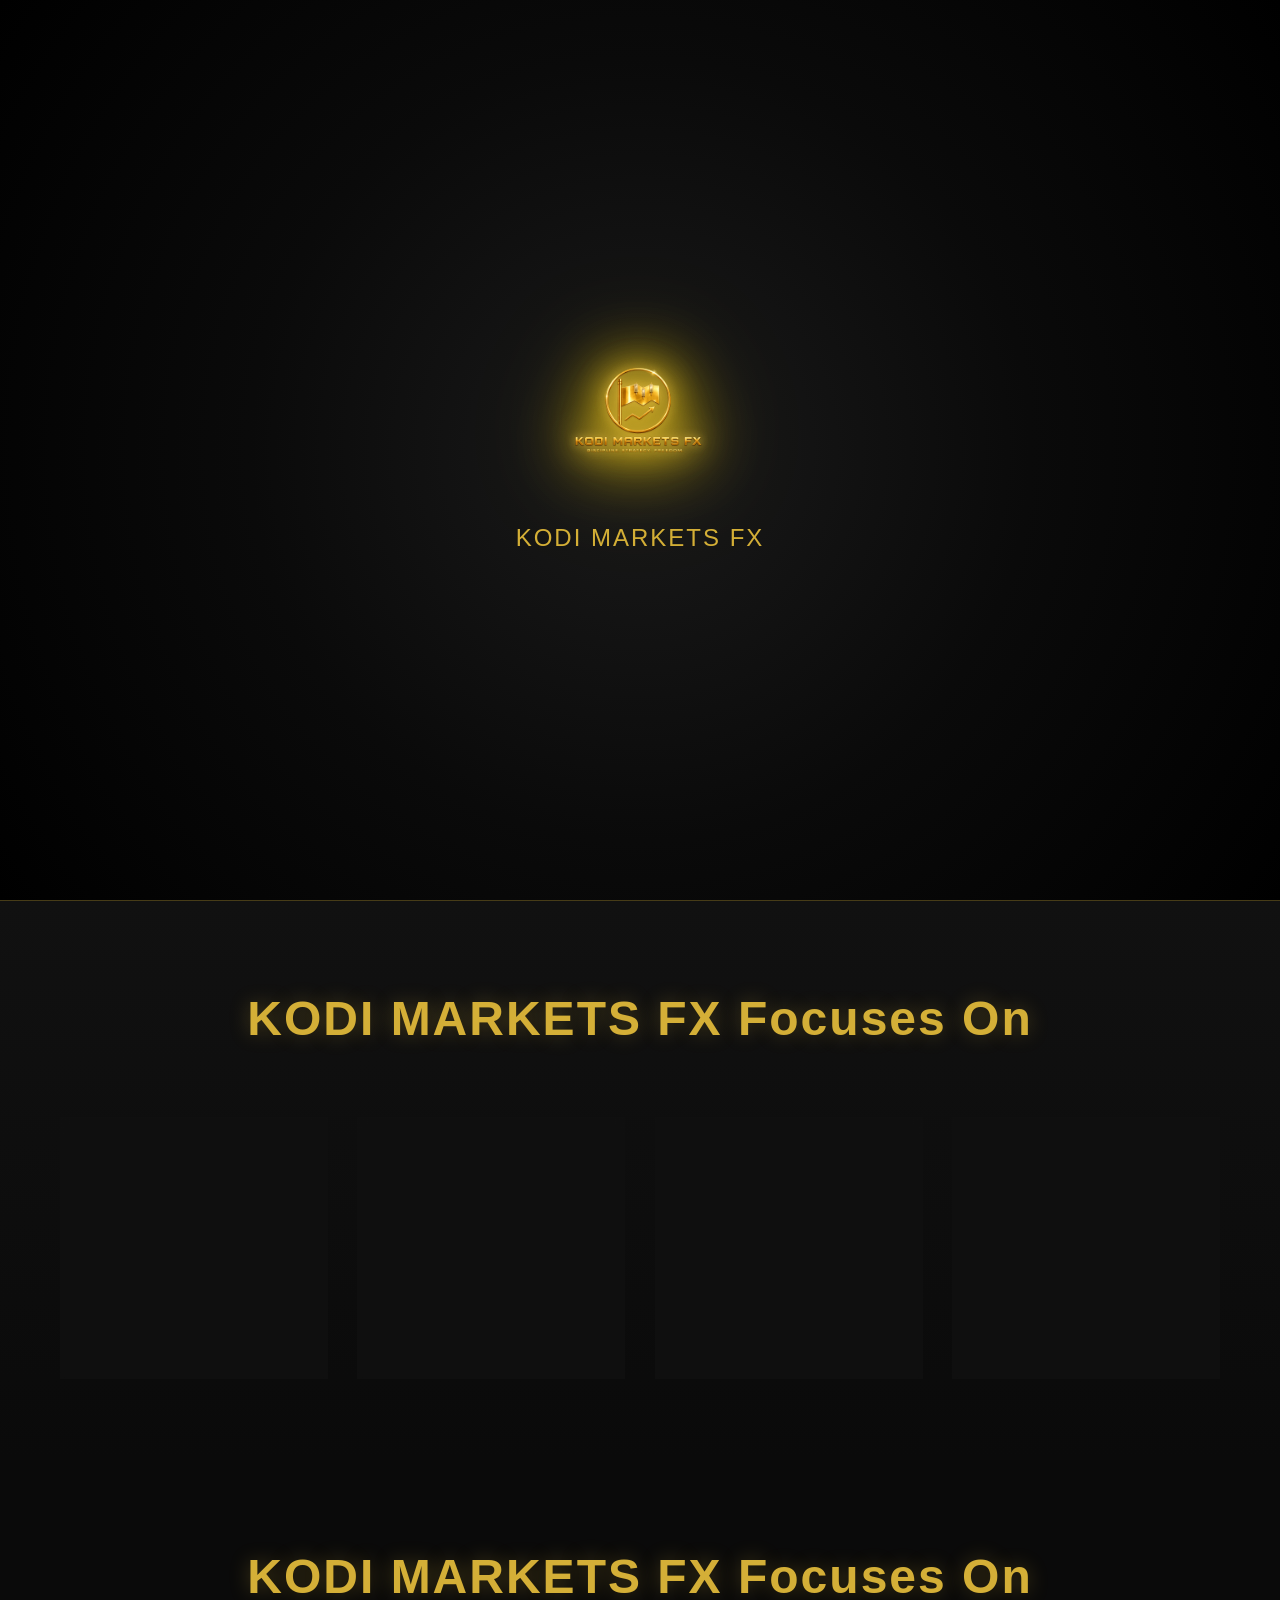
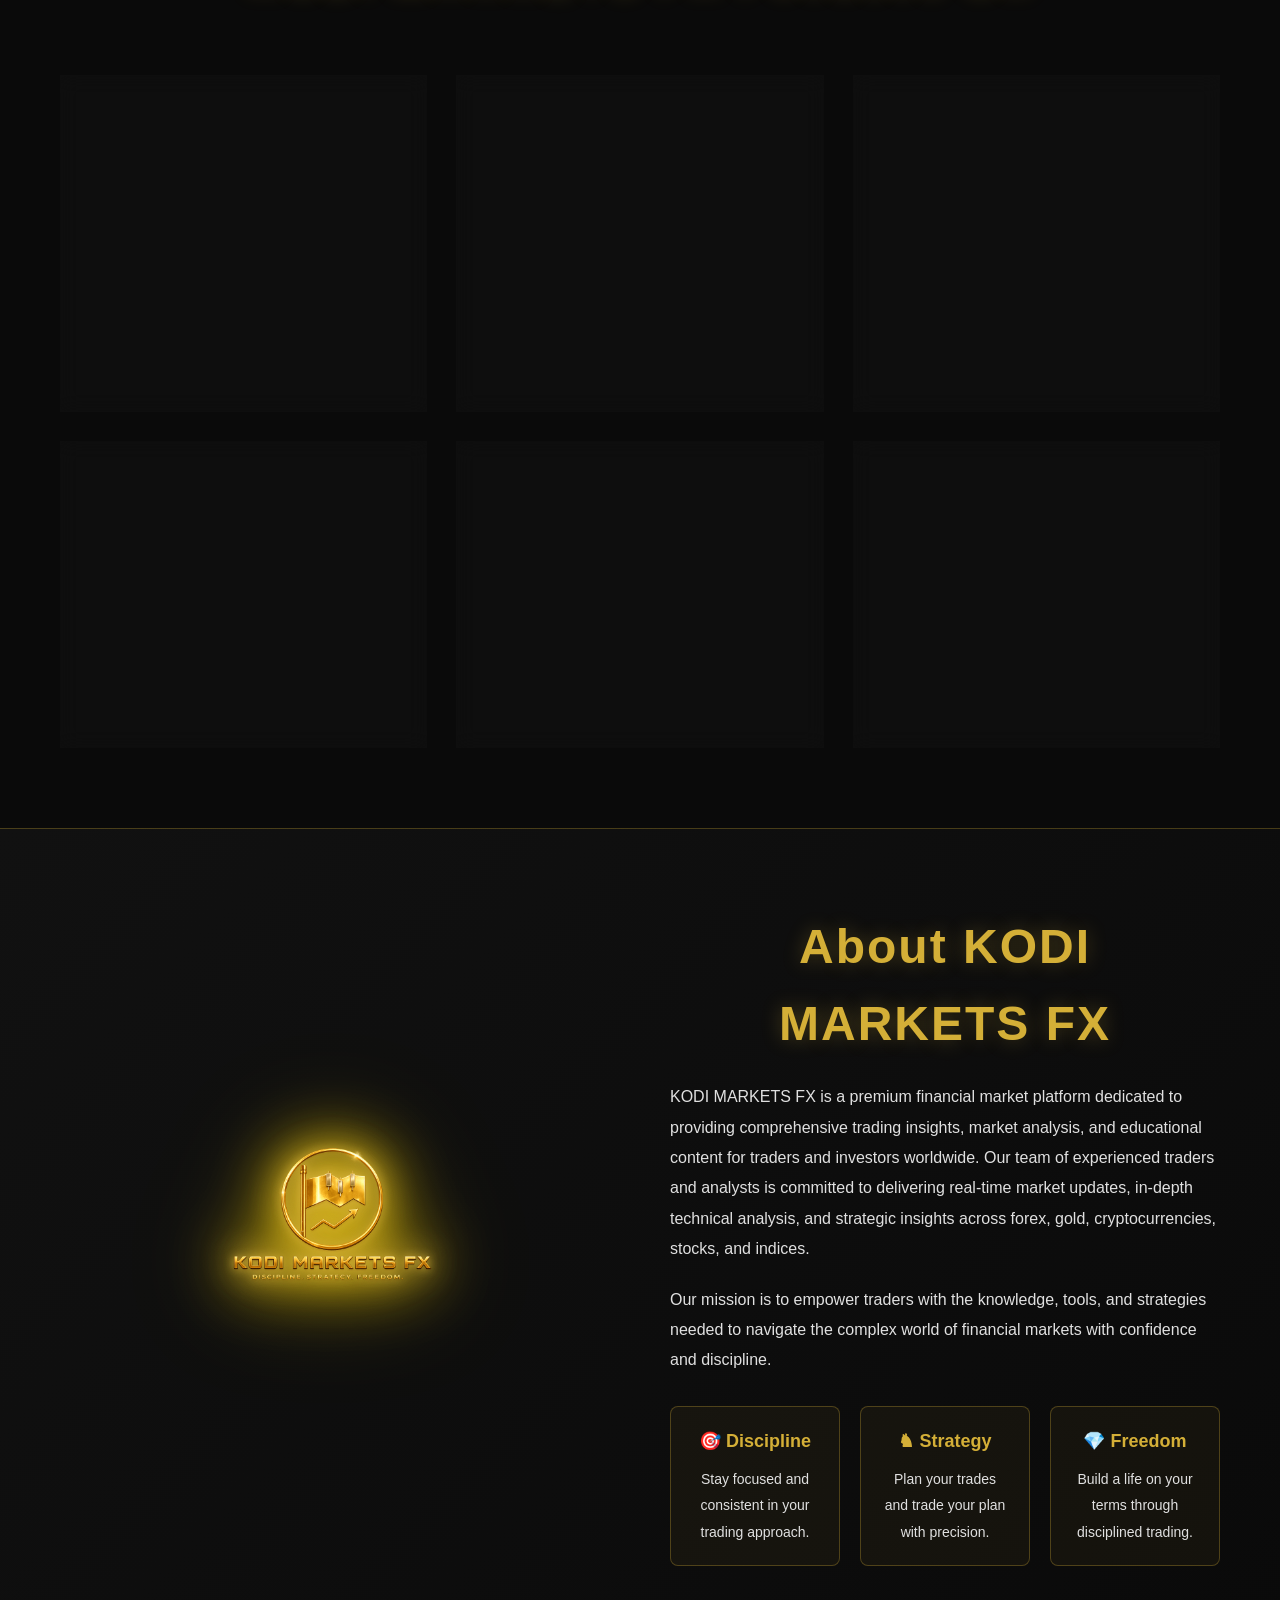
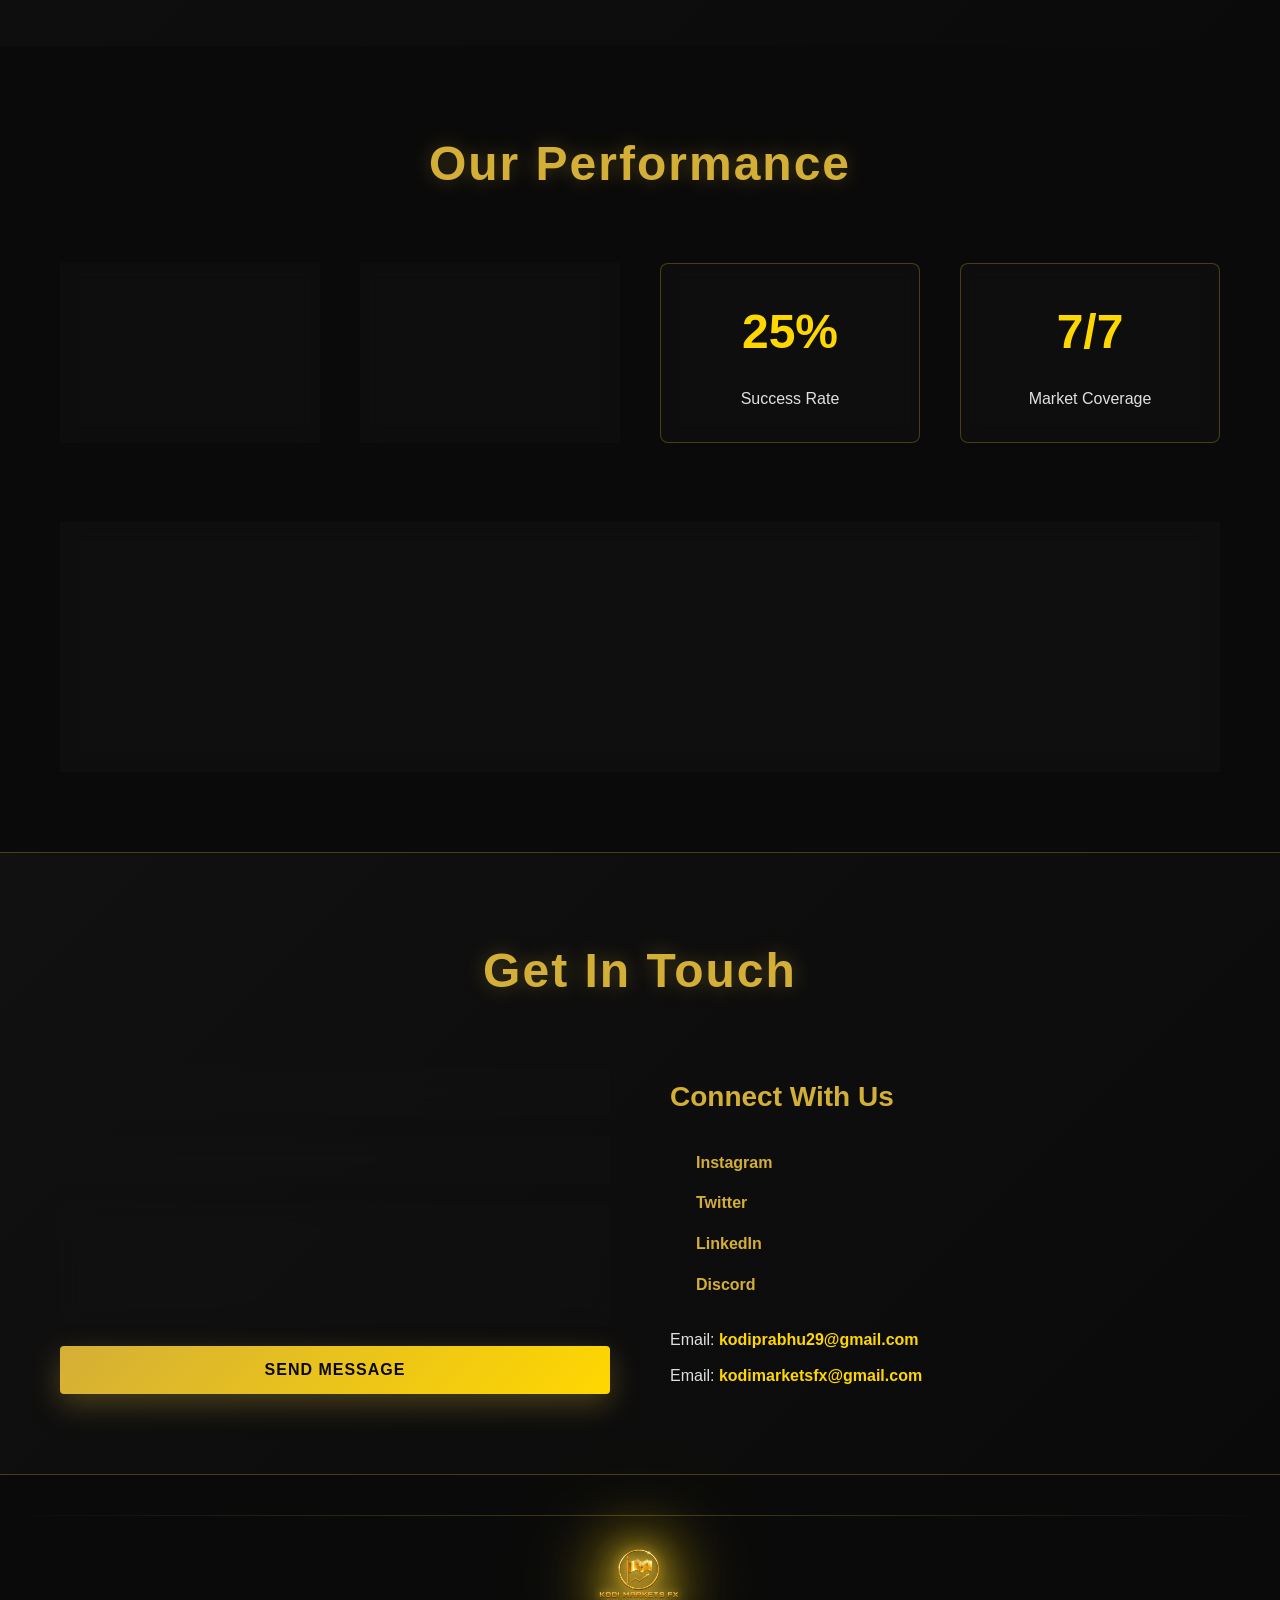
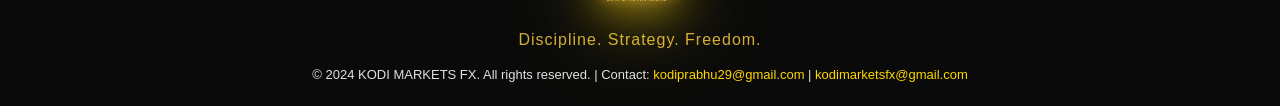
<file: index.html>
<!DOCTYPE html>
<html lang="en">
<head>
    <meta name="google-site-verification" content="lP_V3sW5JYacUWAnmGfVhUa7wuM-4ndo0b67UlaW9Do" />
    <meta charset="UTF-8">
    <meta name="viewport" content="width=device-width, initial-scale=1.0">
    <title>KODI MARKETS FX | Discipline. Strategy. Freedom.</title>
    <meta name="description" content="Premium financial markets content, trading insights, forex analysis, gold market updates, and economic news from KODI MARKETS FX.">
    <meta name="theme-color" content="#D4AF37">
    
    <!-- Favicon with cache busting -->
  <link rel="icon" type="image/jpeg" href="./Real logo.jpeg">
    <link rel="apple-touch-icon" href="./transparent file.png?v=2">
    
    <!-- Open Graph Tags -->
    <meta property="og:title" content="KODI MARKETS FX | Discipline. Strategy. Freedom.">
    <meta property="og:description" content="Premium financial markets content, trading insights, forex analysis, gold market updates, and economic news.">
    <meta property="og:type" content="website">
    <meta property="og:url" content="https://kodiprabhu29-pixel.github.io/kodimarketsfx/">
    <meta property="og:image" content="https://raw.githubusercontent.com/kodiprabhu29-pixel/kodimarketsfx/main/assets/transparent file.png?v=2">
    
    <!-- Structured Data -->
    <script type="application/ld+json">
    {
        "@context": "https://schema.org",
        "@type": "Organization",
        "name": "KODI MARKETS FX",
        "url": "https://kodiprabhu29-pixel.github.io/kodimarketsfx/",
        "logo": "https://raw.githubusercontent.com/kodiprabhu29-pixel/kodimarketsfx/main/assets/transparent file.png?v=2",
        "description": "Premium financial markets content and trading insights",
        "sameAs": ["https://instagram.com/kodi_markets_fx"],
        "contact": {
            "@type": "ContactPoint",
            "contactType": "Customer Support",
            "email": "kodiprabhu29@gmail.com"
        }
    }
    </script>
    
    <!-- Cache Control Meta Tags -->
    <meta http-equiv="Cache-Control" content="no-cache, no-store, must-revalidate">
    <meta http-equiv="Pragma" content="no-cache">
    <meta http-equiv="Expires" content="0">
    
    <link rel="stylesheet" href="styles.css">
</head>
<body>
    <!-- Loading Screen -->
    <div class="loading-screen">
        <div class="logo-container loading-logo-container">
           <img src="./transparent file.png" alt="KODI MARKETS FX Logo" class="logo loading-logo">
        </div>
        <p class="loading-text">KODI MARKETS FX</p>
    </div>

    <!-- Scroll Progress Indicator -->
    <div class="scroll-progress"></div>

    <!-- Navigation -->
    <nav class="navbar">
        <div class="navbar-container">
            <div class="nav-logo-wrapper">
                <div class="logo-container nav-logo-container">
                  <img src="./transparent file.png" alt="KODI MARKETS FX Logo" class="logo nav-logo-img">
                </div>
                <span class="nav-text">KODI MARKETS FX</span>
            </div>
            <ul class="nav-menu">
                <li><a href="#hero" class="nav-link">Home</a></li>
                <li><a href="#market-overview" class="nav-link">Markets</a></li>
                <li><a href="#trading-insights" class="nav-link">Insights</a></li>
                <li><a href="#about" class="nav-link">About</a></li>
                <li><a href="#performance" class="nav-link">Performance</a></li>
                <li><a href="#contact" class="nav-link">Contact</a></li>
            </ul>
            <div class="hamburger">
                <span></span>
                <span></span>
                <span></span>
            </div>
        </div>
    </nav>

    <!-- Hero Section -->
    <section id="hero" class="hero">
        <div class="hero-background">
            <canvas id="particleCanvas"></canvas>
            <div class="animated-chart">
                <svg viewBox="0 0 400 300" class="chart-svg">
                    <defs>
                        <linearGradient id="chartGradient" x1="0%" y1="0%" x2="0%" y2="100%">
                            <stop offset="0%" style="stop-color:#FFD700;stop-opacity:0.8" />
                            <stop offset="100%" style="stop-color:#D4AF37;stop-opacity:0.2" />
                        </linearGradient>
                    </defs>
                    <polyline points="10,250 50,200 90,180 130,150 170,100 210,120 250,80 290,60 330,90 370,50" 
                              fill="url(#chartGradient)" stroke="#FFD700" stroke-width="2" stroke-linecap="round"/>
                </svg>
            </div>
        </div>
        <div class="hero-content">
            <div class="logo-container hero-logo-container">
                <img src="./transparent file.png?v=2" alt="KODI MARKETS FX Official Logo" class="logo hero-logo">
            </div>
            <h1 class="hero-title">KODI MARKETS FX</h1>
            <p class="hero-subtitle">Discipline. Strategy. Freedom.</p>
            <p class="hero-tagline">Professional Trading Platform</p>
            <div class="hero-buttons">
                <button class="btn btn-primary" onclick="document.getElementById('market-overview').scrollIntoView({behavior: 'smooth'})">Market Insights</button>
                <button class="btn btn-secondary" onclick="document.getElementById('trading-insights').scrollIntoView({behavior: 'smooth'})">Learn Trading</button>
            </div>
        </div>
    </section>

    <!-- Market Overview Section -->
    <section id="market-overview" class="market-overview">
        <div class="container">
            <h2 class="section-title">KODI MARKETS FX Focuses On</h2>
            <div class="market-grid">
                <div class="market-card">
                    <div class="market-header">
                        <h3>Forex</h3>
                    </div>
                    <div class="market-chart">
                        <svg viewBox="0 0 200 100" class="mini-chart">
                            <polyline points="10,60 40,50 70,40 100,45 130,35 160,30 190,25" 
                                      fill="none" stroke="#FFD700" stroke-width="2" stroke-linecap="round"/>
                        </svg>
                    </div>
                    <div class="market-stats">
                        <p class="market-description">Major currency pairs, market trends, and technical analysis.</p>
                    </div>
                </div>

                <div class="market-card">
                    <div class="market-header">
                        <h3>Gold (XAUUSD)</h3>
                    </div>
                    <div class="market-chart">
                        <svg viewBox="0 0 200 100" class="mini-chart">
                            <polyline points="10,80 40,70 70,60 100,50 130,40 160,35 190,30" 
                                      fill="none" stroke="#D4AF37" stroke-width="2" stroke-linecap="round"/>
                        </svg>
                    </div>
                    <div class="market-stats">
                        <p class="market-description">Gold price action and safe-haven market insights.</p>
                    </div>
                </div>

                <div class="market-card">
                    <div class="market-header">
                        <h3>Indices</h3>
                    </div>
                    <div class="market-chart">
                        <svg viewBox="0 0 200 100" class="mini-chart">
                            <polyline points="10,70 40,50 70,65 100,45 130,55 160,35 190,40" 
                                      fill="none" stroke="#FFD700" stroke-width="2" stroke-linecap="round"/>
                        </svg>
                    </div>
                    <div class="market-stats">
                        <p class="market-description">Nifty 50, US30, NASDAQ, S&P 500 and global index analysis.</p>
                    </div>
                </div>

                <div class="market-card">
                    <div class="market-header">
                        <h3>Economic News</h3>
                    </div>
                    <div class="market-chart">
                        <svg viewBox="0 0 200 100" class="mini-chart">
                            <polyline points="10,50 40,45 70,40 100,35 130,30 160,25 190,20" 
                                      fill="none" stroke="#D4AF37" stroke-width="2" stroke-linecap="round"/>
                        </svg>
                    </div>
                    <div class="market-stats">
                        <p class="market-description">High-impact events, central bank decisions, inflation and market-moving news.</p>
                    </div>
                </div>
            </div>
        </div>
    </section>

    <!-- Trading Insights Section -->
    <section id="trading-insights" class="trading-insights">
        <div class="container">
            <h2 class="section-title">KODI MARKETS FX Focuses On</h2>
            <div class="insights-grid">
                <div class="insight-card">
                    <div class="insight-icon">📊</div>
                    <h3>Market Analysis</h3>
                    <p>Deep dive into forex, gold, and crypto market trends with professional-grade analysis.</p>
                </div>

                <div class="insight-card">
                    <div class="insight-icon">💡</div>
                    <h3>Trading Strategies</h3>
                    <p>Proven strategies and techniques from experienced traders for consistent profits.</p>
                </div>

                <div class="insight-card">
                    <div class="insight-icon">🎯</div>
                    <h3>Risk Management</h3>
                    <p>Master the art of protecting your capital and securing your financial future.</p>
                </div>

                <div class="insight-card">
                    <div class="insight-icon">📈</div>
                    <h3>Economic News</h3>
                    <p>Stay updated with the latest economic trends and market-moving news.</p>
                </div>

                <div class="insight-card">
                    <div class="insight-icon">🏆</div>
                    <h3>Trading Psychology</h3>
                    <p>Develop the mental discipline needed to succeed in financial markets.</p>
                </div>

                <div class="insight-card">
                    <div class="insight-icon">🔐</div>
                    <h3>Security & Trust</h3>
                    <p>Learn how to protect your accounts and secure your trading information.</p>
                </div>
            </div>
        </div>
    </section>

    <!-- About Section -->
    <section id="about" class="about">
        <div class="container">
            <div class="about-content">
                <div class="logo-container about-logo-container">
                    <img src="./transparent file.png?v=2" alt="KODI MARKETS FX Logo" class="logo about-logo">
                </div>
                <div class="about-text">
                    <h2 class="section-title">About KODI MARKETS FX</h2>
                    <p>KODI MARKETS FX is a premium financial market platform dedicated to providing comprehensive trading insights, market analysis, and educational content for traders and investors worldwide. Our team of experienced traders and analysts is committed to delivering real-time market updates, in-depth technical analysis, and strategic insights across forex, gold, cryptocurrencies, stocks, and indices.</p>
                    
                    <p>Our mission is to empower traders with the knowledge, tools, and strategies needed to navigate the complex world of financial markets with confidence and discipline.</p>
                    
                    <div class="core-values">
                        <div class="value">
                            <h4>🎯 Discipline</h4>
                            <p>Stay focused and consistent in your trading approach.</p>
                        </div>
                        <div class="value">
                            <h4>♞ Strategy</h4>
                            <p>Plan your trades and trade your plan with precision.</p>
                        </div>
                        <div class="value">
                            <h4>💎 Freedom</h4>
                            <p>Build a life on your terms through disciplined trading.</p>
                        </div>
                    </div>
                </div>
            </div>
        </div>
    </section>

    <!-- Performance Section -->
    <section id="performance" class="performance">
        <div class="container">
            <h2 class="section-title">Our Performance</h2>
            <div class="performance-grid">
                <div class="performance-card">
                    <div class="performance-header">
                        <h3>Forex Markets</h3>
                    </div>
                    <p>Major currency pairs and global FX analysis.</p>
                </div>
                <div class="performance-card">
                    <div class="performance-header">
                        <h3>Gold (XAUUSD)</h3>
                    </div>
                    <p>Gold price action and safe-haven market insights.</p>
                </div>
                <div class="performance-card">
                    <div class="performance-number"><span class="counter" data-target="85">0</span>%</div>
                    <p>Success Rate</p>
                </div>
                <div class="performance-card">
                    <div class="performance-number"><span class="counter" data-target="24">0</span>/7</div>
                    <p>Market Coverage</p>
                </div>
            </div>

            <div class="performance-chart">
                <h3>Trading Performance Tracker</h3>
                <div class="progress-bar">
                    <div class="progress" style="width: 85%;">
                        <span>Profitability: 85%</span>
                    </div>
                </div>
                <div class="progress-bar">
                    <div class="progress" style="width: 92%;">
                        <span>Risk Management: 92%</span>
                    </div>
                </div>
                <div class="progress-bar">
                    <div class="progress" style="width: 78%;">
                        <span>Market Accuracy: 78%</span>
                    </div>
                </div>
            </div>
        </div>
    </section>

    <!-- Contact Section -->
    <section id="contact" class="contact">
        <div class="container">
            <h2 class="section-title">Get In Touch</h2>
            <div class="contact-content">
                <form class="contact-form">
                    <input type="text" placeholder="Your Name" required>
                    <input type="email" placeholder="Your Email" required>
                    <textarea placeholder="Your Message" rows="6" required></textarea>
                    <button type="submit" class="btn btn-primary">Send Message</button>
                </form>
                <div class="contact-info">
                    <h3>Connect With Us</h3>
                    <div class="social-links">
                        <a href="https://instagram.com/kodi_markets_fx" target="_blank" class="social-link">Instagram</a>
                        <a href="#" class="social-link">Twitter</a>
                        <a href="#" class="social-link">LinkedIn</a>
                        <a href="#" class="social-link">Discord</a>
                    </div>
                    <div class="contact-emails">
                        <p class="contact-email">Email: <strong><a href="mailto:kodiprabhu29@gmail.com">kodiprabhu29@gmail.com</a></strong></p>
                        <p class="contact-email">Email: <strong><a href="mailto:kodimarketsfx@gmail.com">kodimarketsfx@gmail.com</a></strong></p>
                    </div>
                </div>
            </div>
        </div>
    </section>

    <!-- Footer -->
    <footer class="footer">
        <div class="footer-divider"></div>
        <div class="container">
            <div class="footer-content">
                <div class="logo-container footer-logo-container">
                    <img src="./transparent file.png?v=2" alt="KODI MARKETS FX Logo" class="logo footer-logo">
                </div>
                <p class="footer-tagline">Discipline. Strategy. Freedom.</p>
                <p class="footer-text">&copy; 2024 KODI MARKETS FX. All rights reserved. | Contact: <a href="mailto:kodiprabhu29@gmail.com">kodiprabhu29@gmail.com</a> | <a href="mailto:kodimarketsfx@gmail.com">kodimarketsfx@gmail.com</a></p>
            </div>
        </div>
    </footer>

    <!-- Back to Top Button -->
    <button class="back-to-top" id="backToTop">↑</button>

    <script src="script.js"></script>
</body>
</html>
</file>
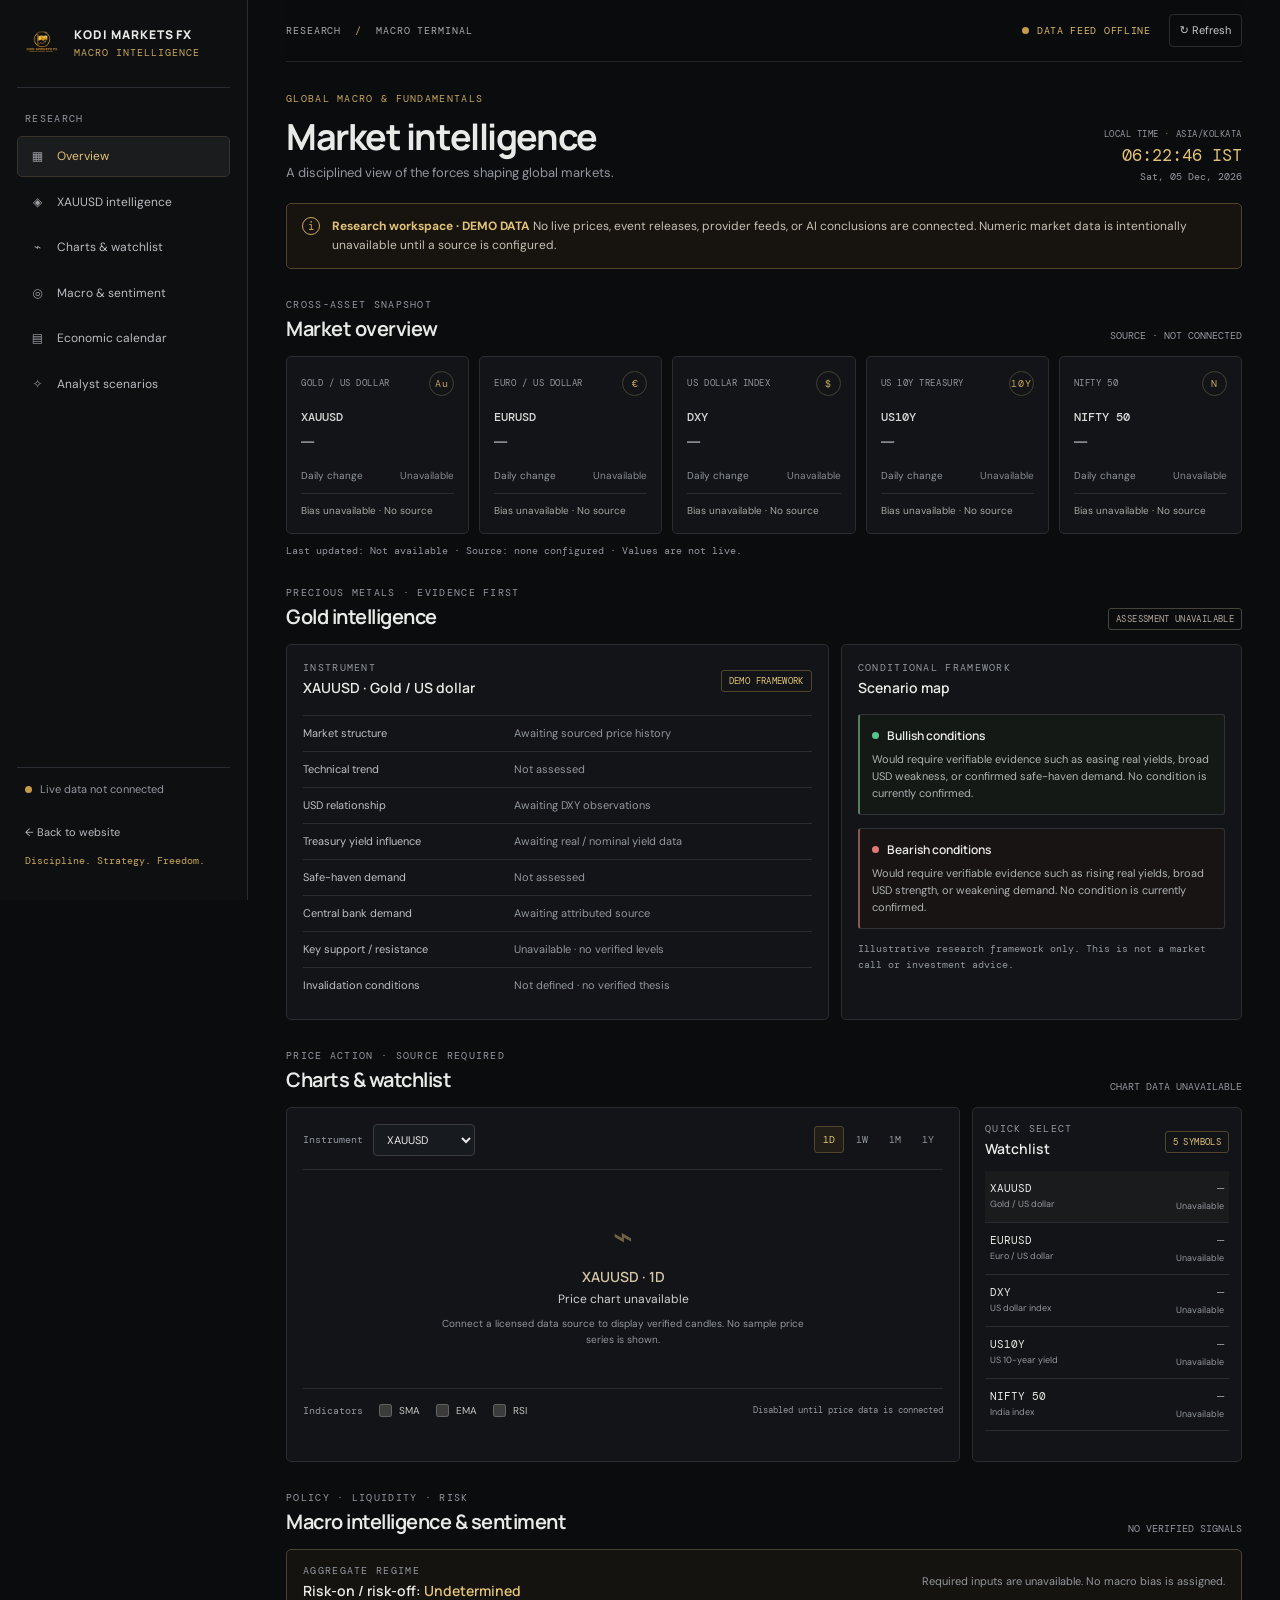
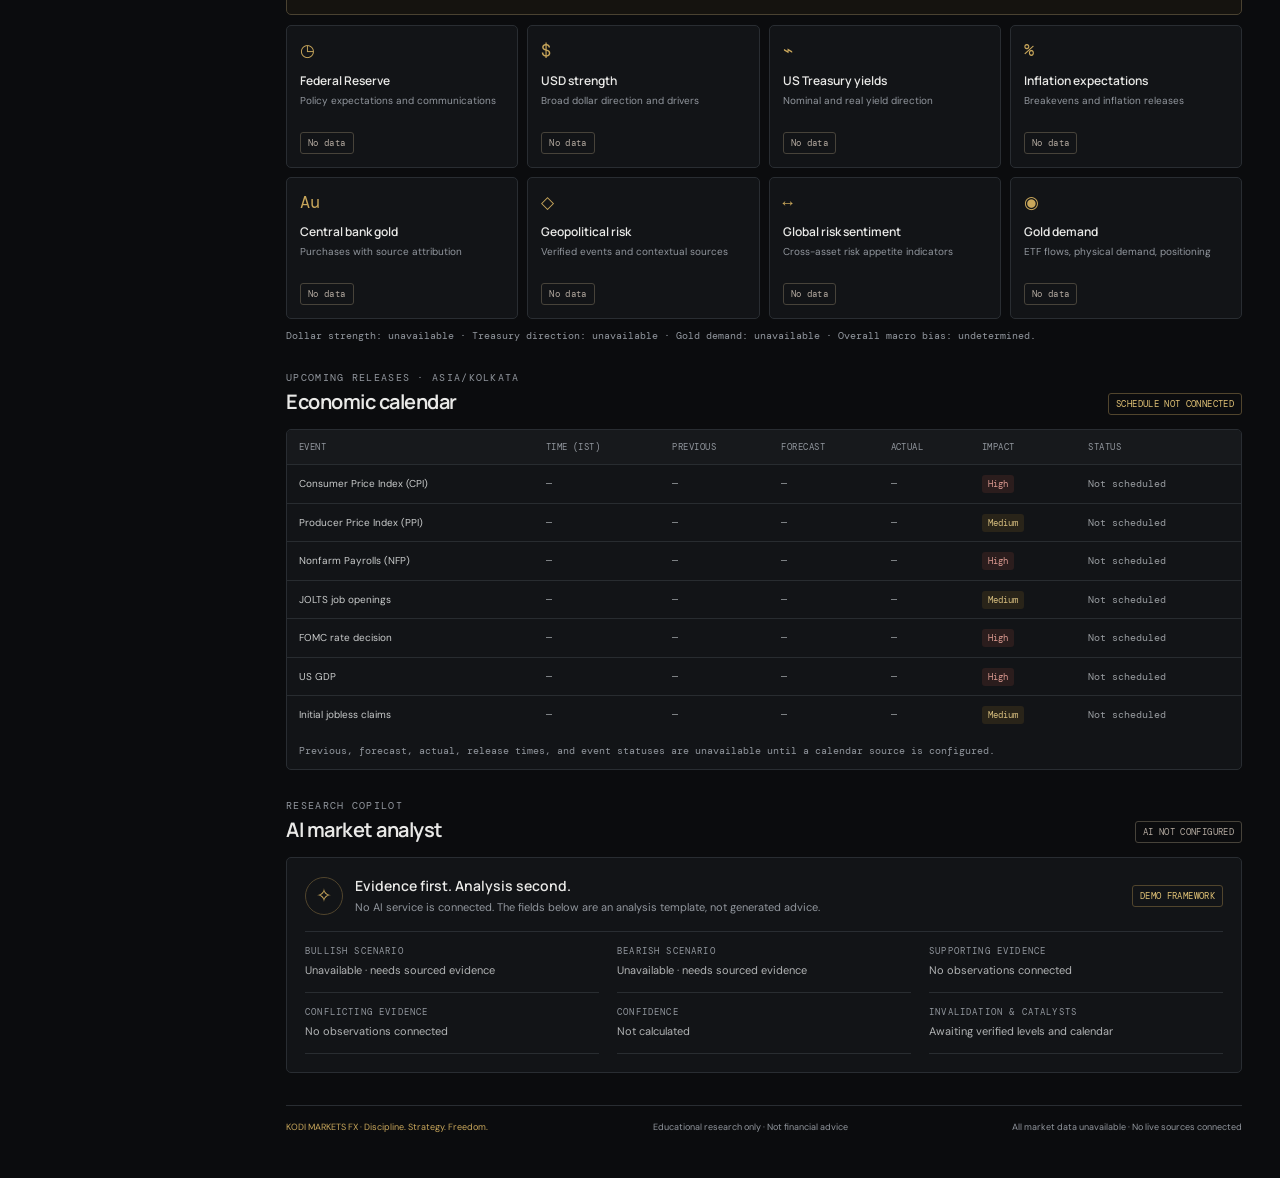
<file: macro-terminal.html>
<!doctype html>
<html lang="en">
<head>
  <meta charset="utf-8">
  <meta name="viewport" content="width=device-width, initial-scale=1">
  <meta name="theme-color" content="#0b0c0e">
  <meta name="description" content="KODI MARKETS FX macroeconomic and market fundamentals research terminal.">
  <title>Macro Intelligence Terminal | KODI MARKETS FX</title>
  <link rel="icon" type="image/jpeg" href="./Real%20logo.jpeg">
  <link rel="stylesheet" href="terminal.css">
  <script src="terminal.js" defer></script>
</head>
<body>
  <div class="app-shell">
    <aside class="sidebar" id="sidebar" aria-label="Terminal navigation">
      <a class="brand" href="./index.html" aria-label="KODI MARKETS FX home">
        <img src="./transparent%20file.png" alt="KODI MARKETS FX logo">
        <span><strong>KODI MARKETS FX</strong><small>MACRO INTELLIGENCE</small></span>
      </a>
      <div class="side-label">RESEARCH</div>
      <nav class="side-nav">
        <a class="side-link active" href="#overview"><span aria-hidden="true">▦</span> Overview</a>
        <a class="side-link" href="#gold"><span aria-hidden="true">◈</span> XAUUSD intelligence</a>
        <a class="side-link" href="#charts"><span aria-hidden="true">⌁</span> Charts &amp; watchlist</a>
        <a class="side-link" href="#macro"><span aria-hidden="true">◎</span> Macro &amp; sentiment</a>
        <a class="side-link" href="#events"><span aria-hidden="true">▤</span> Economic calendar</a>
        <a class="side-link" href="#analyst"><span aria-hidden="true">✧</span> Analyst scenarios</a>
      </nav>
      <div class="sidebar-bottom">
        <div class="connection"><span class="status-dot"></span><span>Live data not connected</span></div>
        <a href="./index.html" class="back-link">← Back to website</a>
        <p>Discipline. Strategy. Freedom.</p>
      </div>
    </aside>
    <div class="mobile-overlay" id="mobileOverlay"></div>

    <main class="main-content" id="overview">
      <header class="topbar">
        <button class="menu-toggle" id="menuToggle" type="button" aria-label="Open navigation" aria-expanded="false" aria-controls="sidebar">☰</button>
        <div class="breadcrumb">RESEARCH <span>/</span> MACRO TERMINAL</div>
        <div class="top-actions"><span class="feed-state"><i></i> DATA FEED OFFLINE</span><button class="button button-quiet" id="refreshButton" type="button">↻ <span>Refresh</span></button></div>
      </header>

      <section class="page-heading">
        <div><p class="eyebrow">GLOBAL MACRO &amp; FUNDAMENTALS</p><h1>Market intelligence</h1><p class="subheading">A disciplined view of the forces shaping global markets.</p></div>
        <div class="date-box"><span>LOCAL TIME · ASIA/KOLKATA</span><strong id="localClock">--:--:-- IST</strong><small id="localDate">Waiting for browser clock</small></div>
      </section>

      <div class="notice" role="status"><span class="notice-icon" aria-hidden="true">i</span><p><strong>Research workspace · DEMO DATA</strong> No live prices, event releases, provider feeds, or AI conclusions are connected. Numeric market data is intentionally unavailable until a source is configured.</p></div>

      <section class="section-block" aria-labelledby="snapshot-title">
        <div class="section-heading"><div><p class="eyebrow">CROSS-ASSET SNAPSHOT</p><h2 id="snapshot-title">Market overview</h2></div><span class="section-meta">SOURCE · NOT CONNECTED</span></div>
        <div class="market-grid" id="marketGrid">
          <article class="metric-card" data-symbol="XAUUSD"><div class="metric-top"><span>GOLD / US DOLLAR</span><b class="metric-icon">Au</b></div><h3>XAUUSD</h3><strong class="unavailable">—</strong><div class="metric-bottom"><span>Daily change</span><span class="unavailable">Unavailable</span></div><p class="metric-status">Bias unavailable · No source</p></article>
          <article class="metric-card" data-symbol="EURUSD"><div class="metric-top"><span>EURO / US DOLLAR</span><b class="metric-icon">€</b></div><h3>EURUSD</h3><strong class="unavailable">—</strong><div class="metric-bottom"><span>Daily change</span><span class="unavailable">Unavailable</span></div><p class="metric-status">Bias unavailable · No source</p></article>
          <article class="metric-card" data-symbol="DXY"><div class="metric-top"><span>US DOLLAR INDEX</span><b class="metric-icon">$</b></div><h3>DXY</h3><strong class="unavailable">—</strong><div class="metric-bottom"><span>Daily change</span><span class="unavailable">Unavailable</span></div><p class="metric-status">Bias unavailable · No source</p></article>
          <article class="metric-card" data-symbol="US10Y"><div class="metric-top"><span>US 10Y TREASURY</span><b class="metric-icon">10Y</b></div><h3>US10Y</h3><strong class="unavailable">—</strong><div class="metric-bottom"><span>Daily change</span><span class="unavailable">Unavailable</span></div><p class="metric-status">Bias unavailable · No source</p></article>
          <article class="metric-card" data-symbol="NIFTY"><div class="metric-top"><span>NIFTY 50</span><b class="metric-icon">N</b></div><h3>NIFTY 50</h3><strong class="unavailable">—</strong><div class="metric-bottom"><span>Daily change</span><span class="unavailable">Unavailable</span></div><p class="metric-status">Bias unavailable · No source</p></article>
        </div>
        <p class="source-note">Last updated: <time id="marketUpdated">Not available</time> · Source: none configured · Values are not live.</p>
      </section>

      <section class="section-block" id="gold" aria-labelledby="gold-title">
        <div class="section-heading"><div><p class="eyebrow">PRECIOUS METALS · EVIDENCE FIRST</p><h2 id="gold-title">Gold intelligence</h2></div><span class="tag neutral">ASSESSMENT UNAVAILABLE</span></div>
        <div class="two-column">
          <article class="panel analysis-panel"><div class="panel-heading"><div><span class="eyebrow">INSTRUMENT</span><h3>XAUUSD · Gold / US dollar</h3></div><span class="demo-chip">DEMO FRAMEWORK</span></div>
            <dl class="evidence-list">
              <div><dt>Market structure</dt><dd>Awaiting sourced price history</dd></div>
              <div><dt>Technical trend</dt><dd>Not assessed</dd></div>
              <div><dt>USD relationship</dt><dd>Awaiting DXY observations</dd></div>
              <div><dt>Treasury yield influence</dt><dd>Awaiting real / nominal yield data</dd></div>
              <div><dt>Safe-haven demand</dt><dd>Not assessed</dd></div>
              <div><dt>Central bank demand</dt><dd>Awaiting attributed source</dd></div>
              <div><dt>Key support / resistance</dt><dd>Unavailable · no verified levels</dd></div>
              <div><dt>Invalidation conditions</dt><dd>Not defined · no verified thesis</dd></div>
            </dl>
          </article>
          <article class="panel scenario-panel"><div class="panel-heading"><div><span class="eyebrow">CONDITIONAL FRAMEWORK</span><h3>Scenario map</h3></div></div>
            <div class="scenario-block bullish"><h4><span class="signal-dot"></span>Bullish conditions</h4><p>Would require verifiable evidence such as easing real yields, broad USD weakness, or confirmed safe-haven demand. No condition is currently confirmed.</p></div>
            <div class="scenario-block bearish"><h4><span class="signal-dot"></span>Bearish conditions</h4><p>Would require verifiable evidence such as rising real yields, broad USD strength, or weakening demand. No condition is currently confirmed.</p></div>
            <p class="panel-footnote">Illustrative research framework only. This is not a market call or investment advice.</p>
          </article>
        </div>
      </section>

      <section class="section-block" id="charts" aria-labelledby="charts-title">
        <div class="section-heading"><div><p class="eyebrow">PRICE ACTION · SOURCE REQUIRED</p><h2 id="charts-title">Charts &amp; watchlist</h2></div><span class="section-meta">CHART DATA UNAVAILABLE</span></div>
        <div class="chart-layout">
          <article class="panel chart-panel">
            <div class="chart-toolbar"><label class="control-label" for="instrumentSelect">Instrument</label><select id="instrumentSelect" aria-label="Select instrument"><option value="XAUUSD">XAUUSD</option><option value="EURUSD">EURUSD</option><option value="DXY">DXY</option><option value="US10Y">US10Y</option><option value="NIFTY">NIFTY 50</option></select>
              <div class="timeframes" role="group" aria-label="Chart timeframe"><button type="button" class="timeframe active" aria-pressed="true" data-timeframe="1D">1D</button><button type="button" class="timeframe" aria-pressed="false" data-timeframe="1W">1W</button><button type="button" class="timeframe" aria-pressed="false" data-timeframe="1M">1M</button><button type="button" class="timeframe" aria-pressed="false" data-timeframe="1Y">1Y</button></div>
            </div>
            <div class="chart-empty" id="chartEmpty" role="status"><div class="chart-mark" aria-hidden="true">⌁</div><h3 id="chartEmptyTitle">XAUUSD · 1D</h3><p>Price chart unavailable</p><span>Connect a licensed data source to display verified candles. No sample price series is shown.</span></div>
            <div class="indicator-controls" aria-label="Technical indicator controls"><span class="control-label">Indicators</span><label><input type="checkbox" data-indicator="sma" disabled> SMA</label><label><input type="checkbox" data-indicator="ema" disabled> EMA</label><label><input type="checkbox" data-indicator="rsi" disabled> RSI</label><span class="muted">Disabled until price data is connected</span></div>
          </article>
          <aside class="panel watchlist-panel"><div class="panel-heading"><div><span class="eyebrow">QUICK SELECT</span><h3>Watchlist</h3></div><span class="demo-chip">5 SYMBOLS</span></div>
            <div class="watchlist" id="watchlist"><button type="button" class="watch-row selected" data-symbol="XAUUSD"><span><b>XAUUSD</b><small>Gold / US dollar</small></span><span class="watch-value">—<small>Unavailable</small></span></button><button type="button" class="watch-row" data-symbol="EURUSD"><span><b>EURUSD</b><small>Euro / US dollar</small></span><span class="watch-value">—<small>Unavailable</small></span></button><button type="button" class="watch-row" data-symbol="DXY"><span><b>DXY</b><small>US dollar index</small></span><span class="watch-value">—<small>Unavailable</small></span></button><button type="button" class="watch-row" data-symbol="US10Y"><span><b>US10Y</b><small>US 10-year yield</small></span><span class="watch-value">—<small>Unavailable</small></span></button><button type="button" class="watch-row" data-symbol="NIFTY"><span><b>NIFTY 50</b><small>India index</small></span><span class="watch-value">—<small>Unavailable</small></span></button></div>
          </aside>
        </div>
      </section>

      <section class="section-block" id="macro" aria-labelledby="macro-title">
        <div class="section-heading"><div><p class="eyebrow">POLICY · LIQUIDITY · RISK</p><h2 id="macro-title">Macro intelligence &amp; sentiment</h2></div><span class="section-meta">NO VERIFIED SIGNALS</span></div>
        <div class="sentiment-banner"><div><span class="eyebrow">AGGREGATE REGIME</span><strong>Risk-on / risk-off: <em>Undetermined</em></strong></div><p>Required inputs are unavailable. No macro bias is assigned.</p></div>
        <div class="macro-grid">
          <article class="panel macro-card"><span class="macro-icon">◷</span><h3>Federal Reserve</h3><p>Policy expectations and communications</p><span class="tag neutral">No data</span></article>
          <article class="panel macro-card"><span class="macro-icon">$</span><h3>USD strength</h3><p>Broad dollar direction and drivers</p><span class="tag neutral">No data</span></article>
          <article class="panel macro-card"><span class="macro-icon">⌁</span><h3>US Treasury yields</h3><p>Nominal and real yield direction</p><span class="tag neutral">No data</span></article>
          <article class="panel macro-card"><span class="macro-icon">%</span><h3>Inflation expectations</h3><p>Breakevens and inflation releases</p><span class="tag neutral">No data</span></article>
          <article class="panel macro-card"><span class="macro-icon">Au</span><h3>Central bank gold</h3><p>Purchases with source attribution</p><span class="tag neutral">No data</span></article>
          <article class="panel macro-card"><span class="macro-icon">◇</span><h3>Geopolitical risk</h3><p>Verified events and contextual sources</p><span class="tag neutral">No data</span></article>
          <article class="panel macro-card"><span class="macro-icon">↔</span><h3>Global risk sentiment</h3><p>Cross-asset risk appetite indicators</p><span class="tag neutral">No data</span></article>
          <article class="panel macro-card"><span class="macro-icon">◉</span><h3>Gold demand</h3><p>ETF flows, physical demand, positioning</p><span class="tag neutral">No data</span></article>
        </div>
        <p class="source-note">Dollar strength: unavailable · Treasury direction: unavailable · Gold demand: unavailable · Overall macro bias: undetermined.</p>
      </section>

      <section class="section-block" id="events" aria-labelledby="events-title">
        <div class="section-heading"><div><p class="eyebrow">UPCOMING RELEASES · ASIA/KOLKATA</p><h2 id="events-title">Economic calendar</h2></div><span class="demo-chip">SCHEDULE NOT CONNECTED</span></div>
        <article class="panel table-panel"><div class="table-scroll"><table><thead><tr><th>EVENT</th><th>TIME (IST)</th><th>PREVIOUS</th><th>FORECAST</th><th>ACTUAL</th><th>IMPACT</th><th>STATUS</th></tr></thead><tbody>
          <tr><td>Consumer Price Index (CPI)</td><td>—</td><td>—</td><td>—</td><td>—</td><td><span class="impact high">High</span></td><td>Not scheduled</td></tr>
          <tr><td>Producer Price Index (PPI)</td><td>—</td><td>—</td><td>—</td><td>—</td><td><span class="impact medium">Medium</span></td><td>Not scheduled</td></tr>
          <tr><td>Nonfarm Payrolls (NFP)</td><td>—</td><td>—</td><td>—</td><td>—</td><td><span class="impact high">High</span></td><td>Not scheduled</td></tr>
          <tr><td>JOLTS job openings</td><td>—</td><td>—</td><td>—</td><td>—</td><td><span class="impact medium">Medium</span></td><td>Not scheduled</td></tr>
          <tr><td>FOMC rate decision</td><td>—</td><td>—</td><td>—</td><td>—</td><td><span class="impact high">High</span></td><td>Not scheduled</td></tr>
          <tr><td>US GDP</td><td>—</td><td>—</td><td>—</td><td>—</td><td><span class="impact high">High</span></td><td>Not scheduled</td></tr>
          <tr><td>Initial jobless claims</td><td>—</td><td>—</td><td>—</td><td>—</td><td><span class="impact medium">Medium</span></td><td>Not scheduled</td></tr>
        </tbody></table></div><p class="table-caption">Previous, forecast, actual, release times, and event statuses are unavailable until a calendar source is configured.</p></article>
      </section>

      <section class="section-block" id="analyst" aria-labelledby="analyst-title">
        <div class="section-heading"><div><p class="eyebrow">RESEARCH COPILOT</p><h2 id="analyst-title">AI market analyst</h2></div><span class="tag neutral">AI NOT CONFIGURED</span></div>
        <article class="panel analyst-panel"><div class="analyst-intro"><div class="ai-symbol" aria-hidden="true">✧</div><div><h3>Evidence first. Analysis second.</h3><p>No AI service is connected. The fields below are an analysis template, not generated advice.</p></div><span class="demo-chip">DEMO FRAMEWORK</span></div>
          <div class="analyst-grid"><div><span class="eyebrow">BULLISH SCENARIO</span><p>Unavailable · needs sourced evidence</p></div><div><span class="eyebrow">BEARISH SCENARIO</span><p>Unavailable · needs sourced evidence</p></div><div><span class="eyebrow">SUPPORTING EVIDENCE</span><p>No observations connected</p></div><div><span class="eyebrow">CONFLICTING EVIDENCE</span><p>No observations connected</p></div><div><span class="eyebrow">CONFIDENCE</span><p>Not calculated</p></div><div><span class="eyebrow">INVALIDATION &amp; CATALYSTS</span><p>Awaiting verified levels and calendar</p></div></div>
        </article>
      </section>

      <footer class="footer"><span>KODI MARKETS FX · Discipline. Strategy. Freedom.</span><span>Educational research only · Not financial advice</span><span>All market data unavailable · No live sources connected</span></footer>
    </main>
  </div>
  <div class="toast" id="toast" role="status" aria-live="polite"></div>
</body>
</html>
</file>
<file: styles.css>
/* ============================================
   KODI MARKETS FX - Premium Styling
   Black & Gold Luxury Theme - OPTIMIZED
   ============================================ */

* {
    margin: 0;
    padding: 0;
    box-sizing: border-box;
}

:root {
    --primary-bg: #0A0A0A;
    --secondary-bg: #111111;
    --accent-gold: #D4AF37;
    --bright-gold: #FFD700;
    --text-white: #FFFFFF;
    --text-gray: #E0E0E0;
    --dark-gray: #1A1A1A;
    --border-gold: rgba(212, 175, 55, 0.3);
    --transition: all 0.3s ease;
}

html {
    scroll-behavior: smooth;
}

body {
    font-family: 'Segoe UI', Tahoma, Geneva, Verdana, sans-serif;
    background: var(--primary-bg);
    color: var(--text-white);
    line-height: 1.6;
    overflow-x: hidden;
    cursor: url('data:image/svg+xml;utf8,<svg xmlns="http://www.w3.org/2000/svg" width="32" height="32" viewBox="0 0 32 32"><circle cx="16" cy="16" r="10" fill="%23D4AF37" opacity="0.5"/><circle cx="16" cy="16" r="16" fill="none" stroke="%23D4AF37" stroke-width="1" opacity="0.3"/></svg>'), auto;
}

.container {
    max-width: 1200px;
    margin: 0 auto;
    padding: 0 20px;
}

/* ============================================
   PREMIUM LOGO STYLING WITH ENHANCED EFFECTS
   GitHub Pages Compatible Logo System
   ============================================ */

.logo-container {
    display: flex;
    justify-content: center;
    align-items: center;
}

/* Base Logo Styling */
.logo {
    height: auto;
    width: 220px;
    object-fit: contain;
    image-rendering: auto;
    max-width: 100%;
    filter:
        drop-shadow(0 0 5px #d4af37)
        drop-shadow(0 0 15px #d4af37)
        drop-shadow(0 0 30px #ffd700)
        drop-shadow(0 0 45px rgba(255, 215, 0, 0.3));
    animation: floatLogo 4s ease-in-out infinite, glowPulse 3s ease-in-out infinite;
    position: relative;
    transition: transform 0.3s ease, filter 0.3s ease;
}

.logo:hover {
    transform: scale(1.08);
    filter:
        drop-shadow(0 0 8px #d4af37)
        drop-shadow(0 0 20px #d4af37)
        drop-shadow(0 0 40px #ffd700)
        drop-shadow(0 0 60px rgba(255, 215, 0, 0.5));
}

@keyframes floatLogo {
    0% {
        transform: translateY(0px);
    }
    50% {
        transform: translateY(-15px);
    }
    100% {
        transform: translateY(0px);
    }
}

@keyframes glowPulse {
    0%, 100% {
        filter: drop-shadow(0 0 5px #d4af37) drop-shadow(0 0 15px #d4af37) drop-shadow(0 0 30px #ffd700) drop-shadow(0 0 45px rgba(255, 215, 0, 0.3));
    }
    50% {
        filter: drop-shadow(0 0 10px #d4af37) drop-shadow(0 0 25px #d4af37) drop-shadow(0 0 50px #ffd700) drop-shadow(0 0 70px rgba(255, 215, 0, 0.5));
    }
}

/* Premium Gold Shine Animation */
.logo::before {
    content: "";
    position: absolute;
    top: 0;
    left: -100%;
    width: 30%;
    height: 100%;
    background: linear-gradient(
        90deg,
        transparent,
        rgba(255, 255, 255, 0.3),
        transparent
    );
    animation: shine 5s infinite;
    pointer-events: none;
    border-radius: 50%;
}

@keyframes shine {
    0% {
        left: -100%;
    }
    50% {
        left: 100%;
    }
    100% {
        left: 100%;
    }
}

/* ============================================
   LOGO VARIANT STYLES - Optimized for Each Section
   ============================================ */

/* Loading Screen Logo */
.loading-logo-container {
    padding: 20px 0;
}

.loading-logo {
    width: 160px;
    height: auto;
    object-fit: contain;
    image-rendering: auto;
    max-width: 100%;
    animation: floatLogo 4s ease-in-out infinite, glowPulse 3s ease-in-out infinite, rotateLogo 20s linear infinite;
}

@keyframes rotateLogo {
    0% {
        transform: rotate(0deg) translateY(0px);
    }
    50% {
        transform: rotate(-5deg) translateY(-15px);
    }
    100% {
        transform: rotate(0deg) translateY(0px);
    }
}

/* Navigation Logo - Header */
.nav-logo-container {
    padding: 0;
}

.nav-logo-img {
    height: 60px;
    width: auto;
    object-fit: contain;
    image-rendering: auto;
    max-width: 100%;
    filter: drop-shadow(0 0 8px rgba(212, 175, 55, 0.6));
    transition: transform 0.3s ease, filter 0.3s ease;
}

.nav-logo-img:hover {
    transform: scale(1.1);
    filter: drop-shadow(0 0 12px rgba(255, 215, 0, 0.8));
}

/* Hero Section Logo */
.hero-logo-container {
    margin-bottom: 20px;
}

.hero-logo {
    height: 120px;
    width: auto;
    object-fit: contain;
    image-rendering: auto;
    max-width: 90vw;
    animation: floatLogo 4s ease-in-out infinite, glowPulse 3s ease-in-out infinite;
}

/* About Section Logo */
.about-logo-container {
    display: flex;
    justify-content: center;
    margin-bottom: 30px;
}

.about-logo {
    width: 250px;
    height: auto;
    object-fit: contain;
    image-rendering: auto;
    max-width: 100%;
}

/* Footer Logo */
.footer-logo-container {
    margin-bottom: 15px;
}

.footer-logo {
    width: 100px;
    height: auto;
    object-fit: contain;
    image-rendering: auto;
    max-width: 100%;
    transition: transform 0.3s ease, filter 0.3s ease;
}

.footer-logo:hover {
    transform: scale(1.15);
}

/* ============================================
   LOADING SCREEN
   ============================================ */

.loading-screen {
    position: fixed;
    top: 0;
    left: 0;
    width: 100%;
    height: 100%;
    background: radial-gradient(circle at center,
        #1a1a1a 0%,
        #0a0a0a 50%,
        #000000 100%);
    display: flex;
    flex-direction: column;
    justify-content: center;
    align-items: center;
    z-index: 9999;
    opacity: 1;
    transition: opacity 0.5s ease 0.5s;
}

.loading-screen.hidden {
    opacity: 0;
    pointer-events: none;
}

.loading-text {
    font-size: 24px;
    font-weight: 300;
    letter-spacing: 2px;
    color: var(--accent-gold);
    animation: fade-in-out 2s ease-in-out infinite;
    margin-top: 30px;
}

@keyframes fade-in-out {
    0%, 100% {
        opacity: 0.5;
    }
    50% {
        opacity: 1;
    }
}

/* ============================================
   SCROLL PROGRESS
   ============================================ */

.scroll-progress {
    position: fixed;
    top: 0;
    left: 0;
    height: 3px;
    background: linear-gradient(to right, var(--accent-gold), var(--bright-gold));
    width: 0;
    z-index: 1000;
    box-shadow: 0 0 10px var(--bright-gold);
}

/* ============================================
   NAVIGATION
   ============================================ */

.navbar {
    position: fixed;
    top: 0;
    width: 100%;
    padding: 12px 0;
    background: rgba(10, 10, 10, 0);
    backdrop-filter: blur(10px);
    transition: var(--transition);
    z-index: 100;
}

.navbar.scrolled {
    background: rgba(10, 10, 10, 0.95);
    box-shadow: 0 5px 30px rgba(212, 175, 55, 0.1);
    border-bottom: 1px solid var(--border-gold);
    padding: 10px 0;
}

.navbar-container {
    max-width: 1200px;
    margin: 0 auto;
    padding: 0 20px;
    display: flex;
    justify-content: space-between;
    align-items: center;
}

.nav-logo-wrapper {
    display: flex;
    align-items: center;
    font-size: 18px;
    font-weight: 700;
    letter-spacing: 1px;
    color: var(--accent-gold);
    gap: 12px;
}

.nav-text {
    display: inline;
    white-space: nowrap;
}

.nav-menu {
    display: flex;
    list-style: none;
    gap: 30px;
}

.nav-link {
    color: var(--text-gray);
    text-decoration: none;
    font-size: 14px;
    font-weight: 500;
    transition: var(--transition);
    position: relative;
}

.nav-link::after {
    content: '';
    position: absolute;
    bottom: -5px;
    left: 0;
    width: 0;
    height: 2px;
    background: var(--bright-gold);
    transition: width 0.3s ease;
}

.nav-link:hover {
    color: var(--bright-gold);
}

.nav-link:hover::after {
    width: 100%;
}

.hamburger {
    display: none;
    flex-direction: column;
    cursor: pointer;
}

.hamburger span {
    width: 25px;
    height: 2px;
    background: var(--accent-gold);
    margin: 5px 0;
    transition: var(--transition);
    border-radius: 2px;
}

/* ============================================
   HERO SECTION - FIXED LAYOUT
   ============================================ */

.hero {
    position: relative;
    min-height: 100vh;
    display: flex;
    align-items: center;
    justify-content: center;
    overflow: hidden;
    padding-top: 80px;
    padding-bottom: 0;
    margin: 0;
    margin-bottom: 0;
}

.hero-background {
    position: absolute;
    top: 0;
    left: 0;
    width: 100%;
    height: 100%;
    background: radial-gradient(circle at center,
        #1a1a1a 0%,
        #0a0a0a 50%,
        #000000 100%);
    z-index: 1;
}

#particleCanvas {
    position: absolute;
    top: 0;
    left: 0;
    width: 100%;
    height: 100%;
}

.animated-chart {
    position: absolute;
    width: 100%;
    height: 100%;
    display: flex;
    align-items: center;
    justify-content: center;
    opacity: 0.15;
}

.chart-svg {
    width: 60%;
    height: 60%;
    animation: float 6s ease-in-out infinite;
}

@keyframes float {
    0%, 100% {
        transform: translateY(0px) scale(1);
    }
    50% {
        transform: translateY(-30px) scale(1.05);
    }
}

.hero-content {
    position: relative;
    z-index: 2;
    text-align: center;
    animation: fade-in 1s ease-out;
    max-width: 800px;
    margin: 0 auto;
}

@keyframes fade-in {
    from {
        opacity: 0;
        transform: translateY(30px);
    }
    to {
        opacity: 1;
        transform: translateY(0);
    }
}

.hero-title {
    font-size: clamp(36px, 8vw, 72px);
    font-weight: 700;
    letter-spacing: 3px;
    color: var(--accent-gold);
    margin-bottom: 10px;
    text-shadow: 0 0 30px rgba(212, 175, 55, 0.5);
}

.hero-subtitle {
    font-size: clamp(18px, 3vw, 28px);
    font-weight: 300;
    letter-spacing: 2px;
    color: var(--text-white);
    margin-bottom: 15px;
}

.hero-tagline {
    font-size: 18px;
    font-style: italic;
    color: var(--bright-gold);
    margin-bottom: 40px;
    font-weight: 300;
}

.hero-buttons {
    display: flex;
    gap: 20px;
    justify-content: center;
    flex-wrap: wrap;
}

/* ============================================
   BUTTONS
   ============================================ */

.btn {
    padding: 15px 40px;
    font-size: 16px;
    font-weight: 600;
    border: none;
    border-radius: 4px;
    cursor: pointer;
    transition: var(--transition);
    text-transform: uppercase;
    letter-spacing: 1px;
}

.btn-primary {
    background: linear-gradient(135deg, var(--accent-gold), var(--bright-gold));
    color: var(--primary-bg);
    box-shadow: 0 10px 30px rgba(212, 175, 55, 0.3);
}

.btn-primary:hover {
    transform: translateY(-3px);
    box-shadow: 0 15px 40px rgba(212, 175, 55, 0.5);
}

.btn-secondary {
    background: transparent;
    color: var(--accent-gold);
    border: 2px solid var(--accent-gold);
}

.btn-secondary:hover {
    background: var(--accent-gold);
    color: var(--primary-bg);
    box-shadow: 0 0 20px rgba(212, 175, 55, 0.4);
}

/* ============================================
   MARKET OVERVIEW - FIXED SPACING
   ============================================ */

.market-overview {
    padding: 80px 0;
    background: linear-gradient(180deg, var(--secondary-bg) 0%, var(--primary-bg) 100%);
    border-top: 1px solid var(--border-gold);
    margin-top: 0;
}

.section-title {
    font-size: 48px;
    font-weight: 700;
    text-align: center;
    margin-bottom: 60px;
    color: var(--accent-gold);
    letter-spacing: 2px;
    text-shadow: 0 0 20px rgba(212, 175, 55, 0.3);
}

.market-grid {
    display: grid;
    grid-template-columns: repeat(auto-fit, minmax(250px, 1fr));
    gap: 30px;
}

.market-card {
    background: rgba(17, 17, 17, 0.8);
    border: 1px solid var(--border-gold);
    border-radius: 8px;
    padding: 25px;
    transition: var(--transition);
    backdrop-filter: blur(10px);
    position: relative;
    overflow: hidden;
}

.market-card::before {
    content: '';
    position: absolute;
    top: 0;
    left: -100%;
    width: 100%;
    height: 100%;
    background: linear-gradient(90deg, transparent, rgba(212, 175, 55, 0.1), transparent);
    transition: left 0.5s ease;
}

.market-card:hover {
    border-color: var(--bright-gold);
    box-shadow: 0 0 30px rgba(212, 175, 55, 0.2);
    transform: translateY(-5px);
}

.market-card:hover::before {
    left: 100%;
}

.market-header {
    display: flex;
    justify-content: space-between;
    align-items: center;
    margin-bottom: 15px;
}

.market-header h3 {
    font-size: 20px;
    color: var(--accent-gold);
    margin: 0;
}

.market-badge {
    background: rgba(255, 215, 0, 0.1);
    color: var(--bright-gold);
    padding: 5px 10px;
    border-radius: 20px;
    font-size: 12px;
    font-weight: 600;
    display: none;
}

.market-chart {
    margin: 15px 0;
    height: 80px;
    display: flex;
    align-items: center;
}

.mini-chart {
    width: 100%;
    height: 100%;
}

.market-stats {
    font-size: 14px;
    color: var(--text-gray);
}

.market-description {
    color: var(--text-gray);
    font-size: 14px;
    line-height: 1.6;
}

.stat-value {
    color: var(--bright-gold);
    font-weight: 600;
    font-size: 16px;
}

.positive {
    color: #4ade80;
    font-weight: 600;
    margin-top: 5px;
}

/* ============================================
   TRADING INSIGHTS
   ============================================ */

.trading-insights {
    padding: 80px 0;
    background: var(--primary-bg);
}

.insights-grid {
    display: grid;
    grid-template-columns: repeat(auto-fit, minmax(300px, 1fr));
    gap: 30px;
}

.insight-card {
    background: rgba(17, 17, 17, 0.6);
    border: 1px solid var(--border-gold);
    border-radius: 8px;
    padding: 40px;
    text-align: center;
    transition: var(--transition);
    backdrop-filter: blur(10px);
    position: relative;
}

.insight-card::after {
    content: '';
    position: absolute;
    top: 0;
    left: 0;
    right: 0;
    height: 2px;
    background: linear-gradient(90deg, transparent, var(--bright-gold), transparent);
    opacity: 0;
    transition: opacity 0.3s ease;
}

.insight-card:hover {
    border-color: var(--bright-gold);
    box-shadow: 0 10px 40px rgba(212, 175, 55, 0.15);
    transform: translateY(-8px);
    background: rgba(17, 17, 17, 0.9);
}

.insight-card:hover::after {
    opacity: 1;
}

.insight-icon {
    font-size: 48px;
    margin-bottom: 20px;
    display: inline-block;
    animation: bounce 2s ease-in-out infinite;
}

.insight-card:nth-child(1) .insight-icon { animation-delay: 0s; }
.insight-card:nth-child(2) .insight-icon { animation-delay: 0.1s; }
.insight-card:nth-child(3) .insight-icon { animation-delay: 0.2s; }
.insight-card:nth-child(4) .insight-icon { animation-delay: 0.3s; }
.insight-card:nth-child(5) .insight-icon { animation-delay: 0.4s; }
.insight-card:nth-child(6) .insight-icon { animation-delay: 0.5s; }

@keyframes bounce {
    0%, 100% {
        transform: translateY(0);
    }
    50% {
        transform: translateY(-10px);
    }
}

.insight-card h3 {
    font-size: 22px;
    margin-bottom: 15px;
    color: var(--accent-gold);
}

.insight-card p {
    color: var(--text-gray);
    margin-bottom: 20px;
    line-height: 1.8;
}

.insight-link {
    color: var(--bright-gold);
    text-decoration: none;
    font-weight: 600;
    transition: var(--transition);
    display: inline-block;
}

.insight-link:hover {
    transform: translateX(5px);
    text-shadow: 0 0 10px rgba(255, 215, 0, 0.5);
}

/* ============================================
   ABOUT SECTION
   ============================================ */

.about {
    padding: 80px 0;
    background: linear-gradient(135deg, var(--secondary-bg) 0%, var(--primary-bg) 100%);
    border-top: 1px solid var(--border-gold);
}

.about-content {
    display: grid;
    grid-template-columns: 1fr 1fr;
    gap: 60px;
    align-items: center;
}

.about-text h2 {
    margin-bottom: 20px;
}

.about-text p {
    color: var(--text-gray);
    margin-bottom: 20px;
    line-height: 1.9;
    font-size: 16px;
}

.core-values {
    display: grid;
    grid-template-columns: repeat(3, 1fr);
    gap: 20px;
    margin-top: 30px;
}

.value {
    background: rgba(212, 175, 55, 0.05);
    border: 1px solid var(--border-gold);
    padding: 20px;
    border-radius: 8px;
    text-align: center;
    transition: var(--transition);
}

.value:hover {
    background: rgba(212, 175, 55, 0.1);
    transform: scale(1.05);
}

.value h4 {
    color: var(--accent-gold);
    margin-bottom: 10px;
    font-size: 18px;
}

.value p {
    font-size: 14px;
    color: var(--text-gray);
    margin: 0;
}

/* ============================================
   PERFORMANCE SECTION
   ============================================ */

.performance {
    padding: 80px 0;
    background: var(--primary-bg);
}

.performance-grid {
    display: grid;
    grid-template-columns: repeat(auto-fit, minmax(200px, 1fr));
    gap: 40px;
    margin-bottom: 80px;
}

.performance-card {
    text-align: center;
    padding: 30px;
    background: rgba(17, 17, 17, 0.6);
    border: 1px solid var(--border-gold);
    border-radius: 8px;
    transition: var(--transition);
    backdrop-filter: blur(10px);
}

.performance-card:hover {
    border-color: var(--bright-gold);
    background: rgba(17, 17, 17, 0.9);
    transform: translateY(-10px);
    box-shadow: 0 10px 40px rgba(212, 175, 55, 0.2);
}

.performance-header {
    margin-bottom: 15px;
}

.performance-header h3 {
    color: var(--accent-gold);
    font-size: 18px;
    margin: 0;
}

.performance-number {
    font-size: 48px;
    font-weight: 700;
    color: var(--bright-gold);
    margin-bottom: 15px;
}

.counter {
    display: inline-block;
}

.performance-card p {
    color: var(--text-gray);
    font-size: 16px;
}

.performance-chart {
    background: rgba(17, 17, 17, 0.8);
    border: 1px solid var(--border-gold);
    padding: 40px;
    border-radius: 8px;
    backdrop-filter: blur(10px);
}

.performance-chart h3 {
    color: var(--accent-gold);
    margin-bottom: 30px;
    font-size: 24px;
}

.progress-bar {
    margin-bottom: 25px;
}

.progress {
    height: 8px;
    background: linear-gradient(90deg, var(--accent-gold), var(--bright-gold));
    border-radius: 4px;
    display: flex;
    align-items: center;
    justify-content: flex-end;
    padding-right: 15px;
    transition: width 0.6s ease;
    box-shadow: 0 0 15px rgba(212, 175, 55, 0.3);
}

.progress span {
    color: var(--primary-bg);
    font-size: 12px;
    font-weight: 600;
    white-space: nowrap;
}

/* ============================================
   CONTACT SECTION
   ============================================ */

.contact {
    padding: 80px 0;
    background: linear-gradient(135deg, var(--secondary-bg) 0%, var(--primary-bg) 100%);
    border-top: 1px solid var(--border-gold);
}

.contact-content {
    display: grid;
    grid-template-columns: 1fr 1fr;
    gap: 60px;
    margin-top: 50px;
}

.contact-form {
    display: flex;
    flex-direction: column;
    gap: 20px;
}

.contact-form input,
.contact-form textarea {
    background: rgba(17, 17, 17, 0.6);
    border: 1px solid var(--border-gold);
    padding: 15px;
    color: var(--text-white);
    border-radius: 4px;
    font-family: inherit;
    transition: var(--transition);
    backdrop-filter: blur(10px);
}

.contact-form input::placeholder,
.contact-form textarea::placeholder {
    color: rgba(224, 224, 224, 0.5);
}

.contact-form input:focus,
.contact-form textarea:focus {
    outline: none;
    border-color: var(--bright-gold);
    box-shadow: 0 0 20px rgba(212, 175, 55, 0.2);
    background: rgba(17, 17, 17, 0.8);
}

.contact-info {
    display: flex;
    flex-direction: column;
    justify-content: center;
}

.contact-info h3 {
    font-size: 28px;
    color: var(--accent-gold);
    margin-bottom: 30px;
}

.social-links {
    display: flex;
    flex-direction: column;
    gap: 15px;
    margin-bottom: 30px;
}

.social-link {
    color: var(--accent-gold);
    text-decoration: none;
    font-weight: 600;
    transition: var(--transition);
    display: inline-flex;
    align-items: center;
    gap: 10px;
}

.social-link::before {
    content: '→';
    opacity: 0;
    transition: opacity 0.3s ease;
}

.social-link:hover {
    color: var(--bright-gold);
    transform: translateX(10px);
}

.social-link:hover::before {
    opacity: 1;
}

.contact-emails {
    display: flex;
    flex-direction: column;
    gap: 10px;
}

.contact-email {
    color: var(--text-gray);
    font-size: 16px;
}

.contact-email a {
    color: var(--bright-gold);
    text-decoration: none;
    transition: var(--transition);
}

.contact-email a:hover {
    text-decoration: underline;
    text-shadow: 0 0 10px rgba(255, 215, 0, 0.5);
}

/* ============================================
   FOOTER
   ============================================ */

.footer {
    background: var(--primary-bg);
    border-top: 1px solid var(--border-gold);
    padding: 40px 0 20px;
}

.footer-divider {
    height: 1px;
    background: linear-gradient(90deg, transparent, var(--border-gold), transparent);
    margin-bottom: 30px;
}

.footer-content {
    text-align: center;
}

.footer-tagline {
    font-size: 16px;
    color: var(--accent-gold);
    margin-bottom: 10px;
    letter-spacing: 1px;
}

.footer-text {
    font-size: 13px;
    color: var(--text-gray);
    line-height: 1.8;
}

.footer-text a {
    color: var(--bright-gold);
    text-decoration: none;
    transition: var(--transition);
}

.footer-text a:hover {
    text-shadow: 0 0 10px rgba(255, 215, 0, 0.5);
}

/* ============================================
   BACK TO TOP BUTTON
   ============================================ */

.back-to-top {
    position: fixed;
    bottom: 30px;
    right: 30px;
    width: 50px;
    height: 50px;
    background: linear-gradient(135deg, var(--accent-gold), var(--bright-gold));
    color: var(--primary-bg);
    border: none;
    border-radius: 50%;
    cursor: pointer;
    font-size: 24px;
    font-weight: bold;
    opacity: 0;
    visibility: hidden;
    transition: all 0.3s ease;
    box-shadow: 0 5px 15px rgba(212, 175, 55, 0.3);
    z-index: 999;
}

.back-to-top.show {
    opacity: 1;
    visibility: visible;
}

.back-to-top:hover {
    transform: translateY(-5px);
    box-shadow: 0 10px 25px rgba(212, 175, 55, 0.5);
}

/* ============================================
   RESPONSIVE DESIGN
   ============================================ */

@media (max-width: 768px) {
    .nav-menu {
        gap: 20px;
        font-size: 12px;
    }
    
    .nav-logo-img {
        height: 50px;
    }
    
    .hero-logo {
        height: 100px;
    }
    
    .section-title {
        font-size: 36px;
        margin-bottom: 40px;
    }
    
    .about-content {
        grid-template-columns: 1fr;
        gap: 30px;
    }
    
    .core-values {
        grid-template-columns: 1fr;
    }
    
    .contact-content {
        grid-template-columns: 1fr;
        gap: 40px;
    }
    
    .hamburger {
        display: flex;
    }
    
    .nav-menu {
        display: none;
    }
    
    .back-to-top {
        bottom: 20px;
        right: 20px;
        width: 45px;
        height: 45px;
        font-size: 20px;
    }
}

@media (max-width: 480px) {
    .nav-text {
        display: none;
    }
    
    .hero-logo {
        height: 80px;
    }
    
    .nav-logo-img {
        height: 45px;
    }
    
    .section-title {
        font-size: 28px;
        margin-bottom: 30px;
    }
    
    .insights-grid {
        grid-template-columns: 1fr;
    }
    
    .market-grid {
        grid-template-columns: 1fr;
    }
}
</file>
<file: terminal.css>
@import url('https://fonts.googleapis.com/css2?family=DM+Mono:wght@400;500&family=DM+Sans:wght@400;500;600;700&family=Manrope:wght@400;500;600;700;800&display=swap');
:root{color-scheme:dark;--bg:#0b0c0e;--sidebar:#0e0f11;--panel:#121417;--panel-2:#171a1e;--line:#292d32;--gold:#c9a75b;--gold-soft:#e1c276;--text:#e9e9e7;--muted:#92979e;--green:#57c58a;--red:#e17777;--sans:'DM Sans',system-ui,sans-serif;--display:Manrope,'DM Sans',sans-serif;--mono:'DM Mono',monospace;--sidebar-width:248px}
*{box-sizing:border-box}html{scroll-behavior:smooth;scroll-padding-top:82px}body{margin:0;background:var(--bg);color:var(--text);font:14px/1.55 var(--sans);-webkit-font-smoothing:antialiased}button,select{font:inherit}button{color:inherit}a{color:inherit;text-decoration:none}.app-shell{min-height:100vh}.sidebar{position:fixed;inset:0 auto 0 0;width:var(--sidebar-width);z-index:20;display:flex;flex-direction:column;padding:23px 17px;background:#0e0f11;border-right:1px solid var(--line)}.brand{display:flex;align-items:center;gap:12px;padding:0 6px 25px;border-bottom:1px solid var(--line)}.brand img{width:39px;height:39px;object-fit:contain}.brand strong,.brand small{display:block}.brand strong{font:800 12px var(--display);letter-spacing:.08em}.brand small{margin-top:3px;color:var(--gold);font:10px var(--mono);letter-spacing:.1em}.side-label,.eyebrow{color:var(--muted);font:10px var(--mono);letter-spacing:.13em}.side-label{margin:24px 8px 11px}.side-nav{display:grid;gap:5px}.side-link{display:flex;align-items:center;gap:11px;padding:10px 11px;border:1px solid transparent;border-radius:5px;color:#b9bdc1;font-size:12px;transition:background .15s,color .15s}.side-link span{width:17px;color:#9b9fa4;text-align:center}.side-link:hover,.side-link.active{background:#1b1c1e;color:var(--gold-soft)}.side-link.active{border-color:#393329}.sidebar-bottom{margin-top:auto;color:var(--muted);font-size:11px}.connection{display:flex;align-items:center;gap:8px;padding:13px 8px;border-top:1px solid var(--line)}.status-dot,.feed-state i{width:7px;height:7px;border-radius:50%;background:#c59b4a}.back-link{display:block;padding:13px 8px;color:#b8bbc0}.sidebar-bottom p{padding:0 8px;color:var(--gold);font:10px var(--mono)}.mobile-overlay{display:none}.main-content{max-width:1600px;margin-left:var(--sidebar-width);padding:0 38px 28px}.topbar{position:sticky;top:0;z-index:10;display:flex;align-items:center;min-height:62px;background:#0b0c0ef2;border-bottom:1px solid #22262a;backdrop-filter:blur(10px)}.breadcrumb{color:#a7aaad;font:10px var(--mono);letter-spacing:.09em}.breadcrumb span{padding:0 7px;color:var(--gold)}.top-actions{display:flex;align-items:center;gap:18px;margin-left:auto}.feed-state{display:flex;align-items:center;gap:8px;color:#d9b868;font:10px var(--mono);letter-spacing:.07em}.feed-state i{display:inline-block}.button{border:1px solid var(--line);border-radius:4px;padding:7px 10px;background:transparent;cursor:pointer}.button:hover{border-color:#75633f}.button-quiet{color:#c8c9ca;font-size:11px}.menu-toggle{display:none}.page-heading{display:flex;justify-content:space-between;align-items:flex-end;gap:24px;padding:30px 0 20px}.page-heading .eyebrow{color:var(--gold)}h1,h2,h3,h4,p{margin-top:0}h1{margin-bottom:5px;font:700 clamp(26px,3vw,36px)/1.2 var(--display);letter-spacing:-.04em}h2{margin:4px 0 0;font:650 20px var(--display);letter-spacing:-.025em}h3{margin:8px 0;font:600 14px var(--display)}h4{margin:0;font:600 12px var(--display)}.subheading{margin:0;color:var(--muted);font-size:13px}.date-box{min-width:190px;text-align:right}.date-box span,.date-box small{display:block;color:var(--muted);font:9px var(--mono);letter-spacing:.06em}.date-box strong{display:block;margin:4px 0;color:var(--gold-soft);font:17px var(--mono)}.date-box small{font-size:10px;letter-spacing:0}.notice{display:flex;align-items:flex-start;gap:12px;padding:13px 15px;border:1px solid #51452d;border-radius:5px;background:#17140f;color:#c5c0b5;font-size:12px}.notice p{margin:0}.notice strong{color:var(--gold-soft)}.notice-icon{display:grid;place-items:center;flex:none;width:18px;height:18px;border:1px solid var(--gold);border-radius:50%;color:var(--gold);font:11px var(--mono)}.section-block{padding-top:29px}.section-heading{display:flex;align-items:flex-end;justify-content:space-between;gap:15px;margin-bottom:14px}.section-heading .eyebrow{margin-bottom:4px}.section-meta,.muted,.source-note,.panel-footnote,.table-caption{color:var(--muted);font:10px var(--mono)}.market-grid{display:grid;grid-template-columns:repeat(5,minmax(0,1fr));gap:10px}.metric-card,.panel{border:1px solid var(--line);border-radius:5px;background:var(--panel)}.metric-card{min-width:0;padding:14px}.metric-top{display:flex;justify-content:space-between;align-items:center;gap:8px;color:var(--muted);font:9px var(--mono);letter-spacing:.06em}.metric-icon{display:grid;place-items:center;width:25px;height:25px;border:1px solid #454036;border-radius:50%;color:var(--gold);font:10px var(--mono)}.metric-card h3{margin:13px 0 3px;color:#d7d8d8;font:500 12px var(--mono)}.metric-card>strong{display:block;font:22px var(--mono)}.unavailable{color:#85898e!important}.metric-bottom{display:flex;justify-content:space-between;gap:5px;margin-top:11px;color:var(--muted);font-size:10px}.metric-status{margin:10px 0 0;padding-top:9px;border-top:1px solid #282b2f;color:#a6a7a5;font-size:10px}.source-note{margin:10px 0 0}.tag,.demo-chip{display:inline-flex;align-items:center;border:1px solid #47433a;border-radius:3px;padding:4px 7px;color:#cdbb92;font:9px var(--mono);letter-spacing:.04em}.tag.neutral{color:#b4aaa0}.demo-chip{border-color:#51452d;color:var(--gold-soft)}.two-column{display:grid;grid-template-columns:1.15fr .85fr;gap:12px}.panel{padding:16px}.panel-heading{display:flex;align-items:center;justify-content:space-between;gap:10px}.panel-heading .eyebrow{display:block}.panel-heading h3{margin:4px 0}.evidence-list{margin:14px 0 0}.evidence-list div{display:grid;grid-template-columns:minmax(150px,.8fr) 1.2fr;gap:12px;padding:9px 0;border-top:1px solid #292d31}.evidence-list dt{color:#bdc0c2;font-size:11px}.evidence-list dd{margin:0;color:var(--muted);font-size:11px}.scenario-block{margin-top:13px;padding:12px;border:1px solid #303338;border-left:2px solid #567d64;border-radius:3px;background:#141916}.scenario-block.bearish{border-left-color:#8c5555;background:#191414}.scenario-block h4{display:flex;align-items:center;gap:8px}.signal-dot{width:7px;height:7px;border-radius:50%;background:var(--green)}.bearish .signal-dot{background:var(--red)}.scenario-block p{margin:7px 0 0;color:#afb2b4;font-size:11px}.panel-footnote{margin:12px 0 0;line-height:1.6}.chart-layout{display:grid;grid-template-columns:minmax(0,1fr) 270px;gap:12px}.chart-panel{min-height:355px}.chart-toolbar{display:flex;align-items:center;gap:10px;flex-wrap:wrap;padding-bottom:13px;border-bottom:1px solid var(--line)}.control-label{color:var(--muted);font:10px var(--mono)}select{border:1px solid #3a3d41;border-radius:4px;padding:7px 25px 7px 9px;background:var(--panel-2);color:var(--text);font-size:11px}.timeframes{display:flex;gap:3px;margin-left:auto}.timeframe{border:1px solid transparent;border-radius:3px;padding:6px 8px;background:transparent;color:var(--muted);font:10px var(--mono);cursor:pointer}.timeframe:hover,.timeframe.active{border-color:#51452d;background:#211e18;color:var(--gold-soft)}.chart-empty{display:flex;min-height:218px;flex-direction:column;align-items:center;justify-content:center;text-align:center}.chart-mark{color:#6e6045;font-size:34px}.chart-empty h3{margin:4px 0;color:#d2c4a4}.chart-empty p{margin:0;color:#d0d1d1;font-size:12px}.chart-empty>span{max-width:380px;margin-top:7px;color:var(--muted);font-size:10px}.indicator-controls{display:flex;align-items:center;gap:12px;flex-wrap:wrap;padding-top:12px;border-top:1px solid var(--line);font-size:10px;color:#c5c5c4}.indicator-controls label{display:flex;align-items:center;gap:4px}.indicator-controls input{accent-color:var(--gold)}.indicator-controls .muted{margin-left:auto;font-size:9px}.watchlist-panel{padding:14px 12px}.watchlist{margin-top:9px}.watch-row{display:flex;width:100%;justify-content:space-between;align-items:center;padding:10px 5px;border:0;border-bottom:1px solid #292d31;background:transparent;text-align:left;cursor:pointer}.watch-row:hover,.watch-row.selected{background:#1a1b1c}.watch-row b,.watch-row small{display:block}.watch-row b{font:11px var(--mono)}.watch-row small{margin-top:3px;color:var(--muted);font-size:9px}.watch-value{text-align:right;font:12px var(--mono);color:#909499}.watch-value small{font:9px var(--sans)}.sentiment-banner{display:flex;justify-content:space-between;align-items:center;gap:20px;padding:14px 16px;border:1px solid #4a4231;border-radius:5px;background:#15130f}.sentiment-banner .eyebrow,.sentiment-banner strong{display:block}.sentiment-banner strong{margin-top:4px;font:600 14px var(--display)}.sentiment-banner em{color:var(--gold-soft);font-style:normal}.sentiment-banner p{margin:0;color:var(--muted);font-size:11px}.macro-grid{display:grid;grid-template-columns:repeat(4,minmax(0,1fr));gap:9px;margin-top:10px}.macro-card{min-height:139px;padding:13px}.macro-icon{color:var(--gold);font:17px var(--mono)}.macro-card h3{margin:9px 0 4px;font-size:12px}.macro-card p{min-height:30px;margin:0 0 8px;color:var(--muted);font-size:10px}.table-panel{padding:0;overflow:hidden}.table-scroll{overflow-x:auto}table{width:100%;border-collapse:collapse;min-width:760px;text-align:left}th{padding:11px 12px;background:#17191c;color:var(--muted);font:9px var(--mono);letter-spacing:.05em}td{padding:11px 12px;border-top:1px solid #282c30;color:#c9cbcb;font-size:10px}td:not(:first-child){color:#999da1;font-family:var(--mono)}.impact{border-radius:3px;padding:3px 6px;font:9px var(--mono)}.impact.high{background:#2b1d1d;color:#dc9a91}.impact.medium{background:#292419;color:#d6bd7e}.table-caption{padding:0 12px 12px;margin:10px 0 0}.analyst-panel{padding:18px}.analyst-intro{display:flex;align-items:center;gap:12px;padding-bottom:15px;border-bottom:1px solid var(--line)}.ai-symbol{display:grid;place-items:center;flex:none;width:38px;height:38px;border:1px solid #51452d;border-radius:50%;color:var(--gold);font-size:19px}.analyst-intro h3{margin:0 0 4px}.analyst-intro p{margin:0;color:var(--muted);font-size:11px}.analyst-intro .demo-chip{margin-left:auto}.analyst-grid{display:grid;grid-template-columns:repeat(3,minmax(0,1fr));gap:0 18px}.analyst-grid>div{padding:13px 0;border-bottom:1px solid #292d31}.analyst-grid .eyebrow{display:block;font-size:9px}.analyst-grid p{margin:5px 0 0;color:#b2b4b5;font-size:11px}.footer{display:flex;justify-content:space-between;gap:12px;flex-wrap:wrap;margin-top:32px;padding:15px 0;border-top:1px solid var(--line);color:var(--muted);font-size:9px}.footer span:first-child{color:var(--gold)}.toast{position:fixed;right:20px;bottom:20px;z-index:40;max-width:min(360px,calc(100vw - 40px));padding:12px 15px;border:1px solid #51452d;border-radius:5px;background:#191711;color:#e4d7b6;font-size:12px;opacity:0;pointer-events:none;transform:translateY(8px);transition:opacity .15s,transform .15s}.toast.visible{opacity:1;transform:translateY(0)}:focus-visible{outline:2px solid var(--gold);outline-offset:3px}
@media(max-width:1180px){.main-content{padding:0 25px}.market-grid{grid-template-columns:repeat(3,minmax(0,1fr))}.macro-grid{grid-template-columns:repeat(3,minmax(0,1fr))}.chart-layout{grid-template-columns:minmax(0,1fr) 230px}}
@media(max-width:850px){:root{--sidebar-width:230px}.sidebar{transform:translateX(-100%);transition:transform .2s ease;box-shadow:none}.sidebar.open{transform:translateX(0);box-shadow:12px 0 35px #0009}.mobile-overlay.visible{display:block;position:fixed;inset:0;z-index:15;background:#0009}.main-content{margin-left:0;padding:0 22px}.menu-toggle{display:inline-grid;place-items:center;width:34px;height:34px;margin-right:12px;border:1px solid var(--line);border-radius:4px;background:transparent;cursor:pointer}.two-column{grid-template-columns:1fr}.chart-layout{grid-template-columns:1fr}.watchlist{display:grid;grid-template-columns:repeat(2,minmax(0,1fr));gap:0 12px}.watchlist-panel{order:2}.macro-grid{grid-template-columns:repeat(2,minmax(0,1fr))}}
@media(max-width:560px){.main-content{padding:0 14px}.topbar{min-height:54px}.breadcrumb{font-size:8px}.top-actions{gap:9px}.feed-state{font-size:8px}.button-quiet{padding:6px;font-size:10px}.page-heading{align-items:flex-start;flex-direction:column;padding:24px 0 16px}.date-box{text-align:left}.market-grid{grid-template-columns:repeat(2,minmax(0,1fr));gap:7px}.metric-card{padding:11px}.metric-top{font-size:8px}.metric-card>strong{font-size:19px}.metric-status{font-size:9px}.section-block{padding-top:24px}.section-heading{align-items:flex-start}.section-meta{max-width:130px;text-align:right;font-size:8px}.evidence-list div{grid-template-columns:1fr;gap:3px}.sentiment-banner{align-items:flex-start;flex-direction:column;gap:6px}.macro-grid{gap:7px}.macro-card{padding:11px}.analyst-grid{grid-template-columns:repeat(2,minmax(0,1fr));gap:0 12px}.analyst-intro{align-items:flex-start;flex-wrap:wrap}.analyst-intro .demo-chip{margin-left:50px}.chart-toolbar{gap:7px}.timeframes{margin-left:0}.indicator-controls .muted{width:100%;margin-left:0}.watchlist{grid-template-columns:1fr 1fr}.footer{flex-direction:column;gap:5px}}
@media(max-width:360px){.market-grid{grid-template-columns:1fr}.watchlist{grid-template-columns:1fr}.feed-state{letter-spacing:0}.breadcrumb{letter-spacing:0}}
@media(prefers-reduced-motion:reduce){*,*::before,*::after{scroll-behavior:auto!important;transition:none!important}}
</file>
